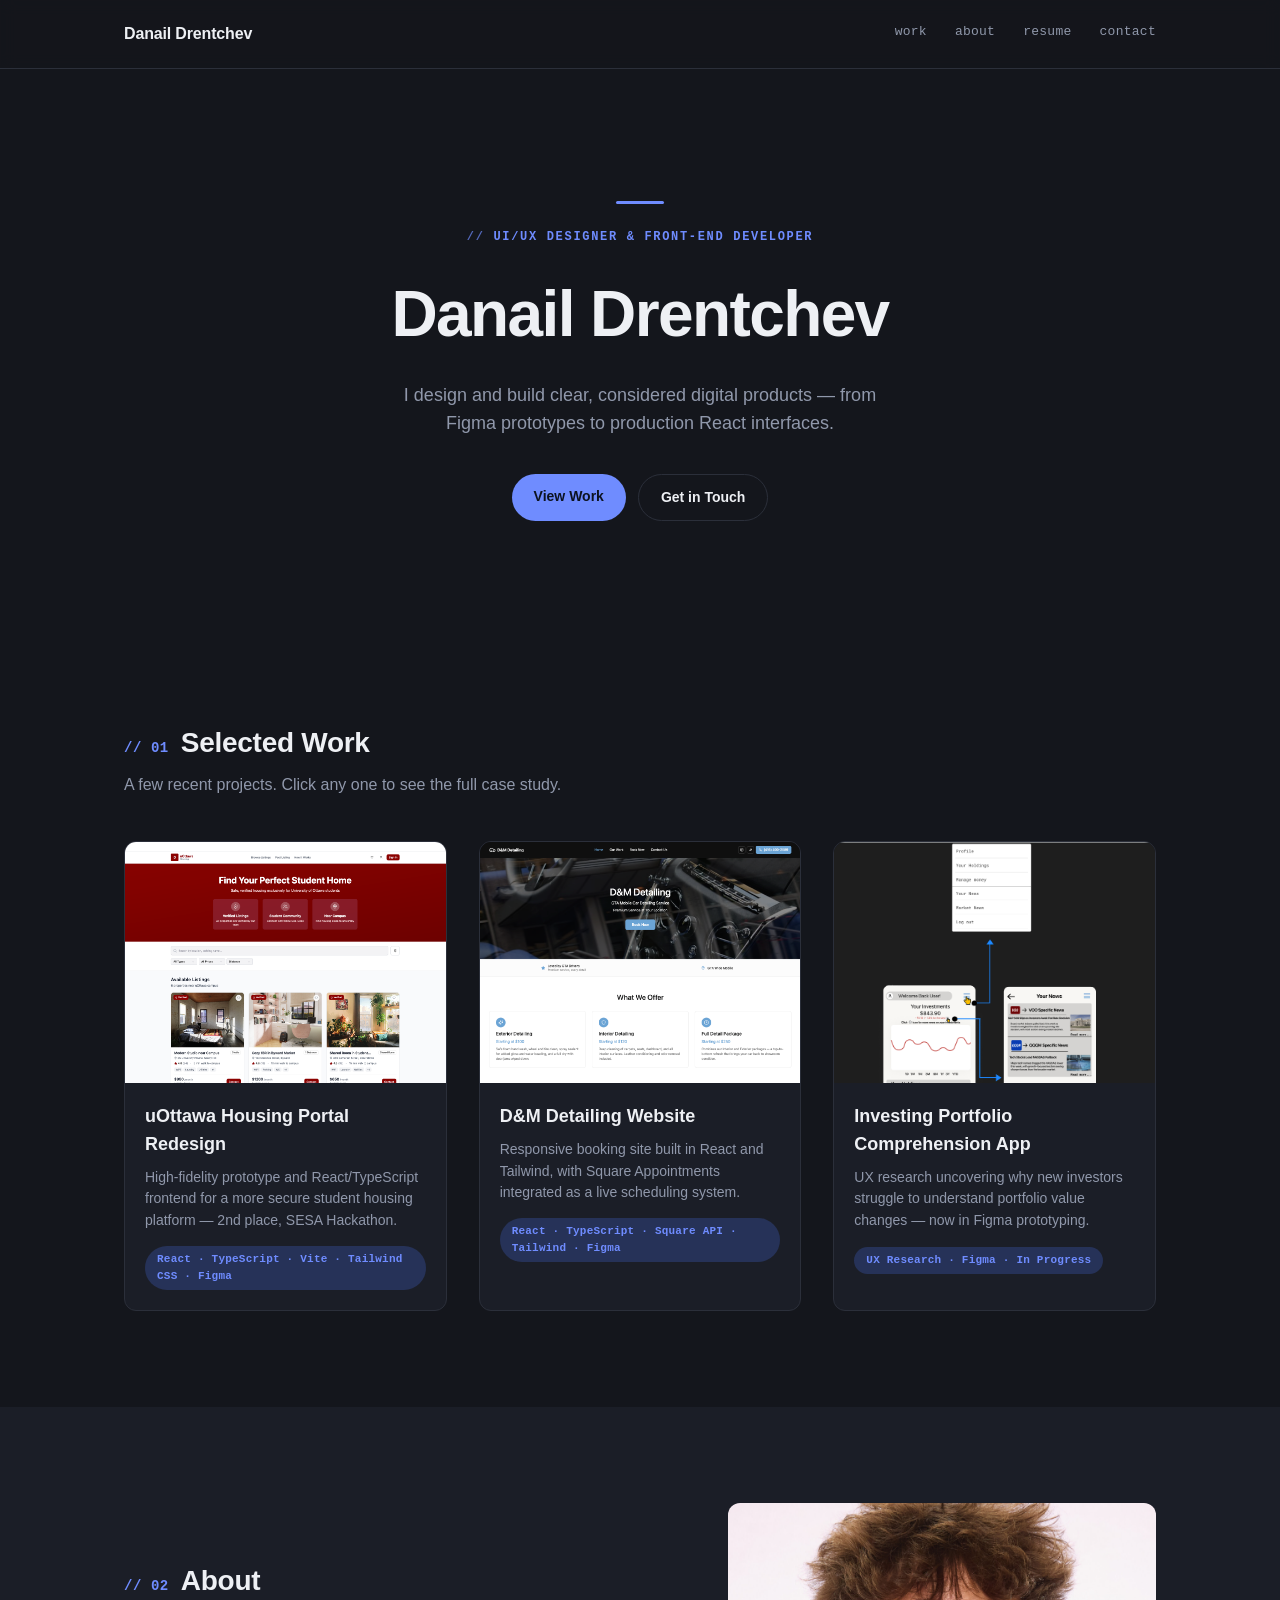
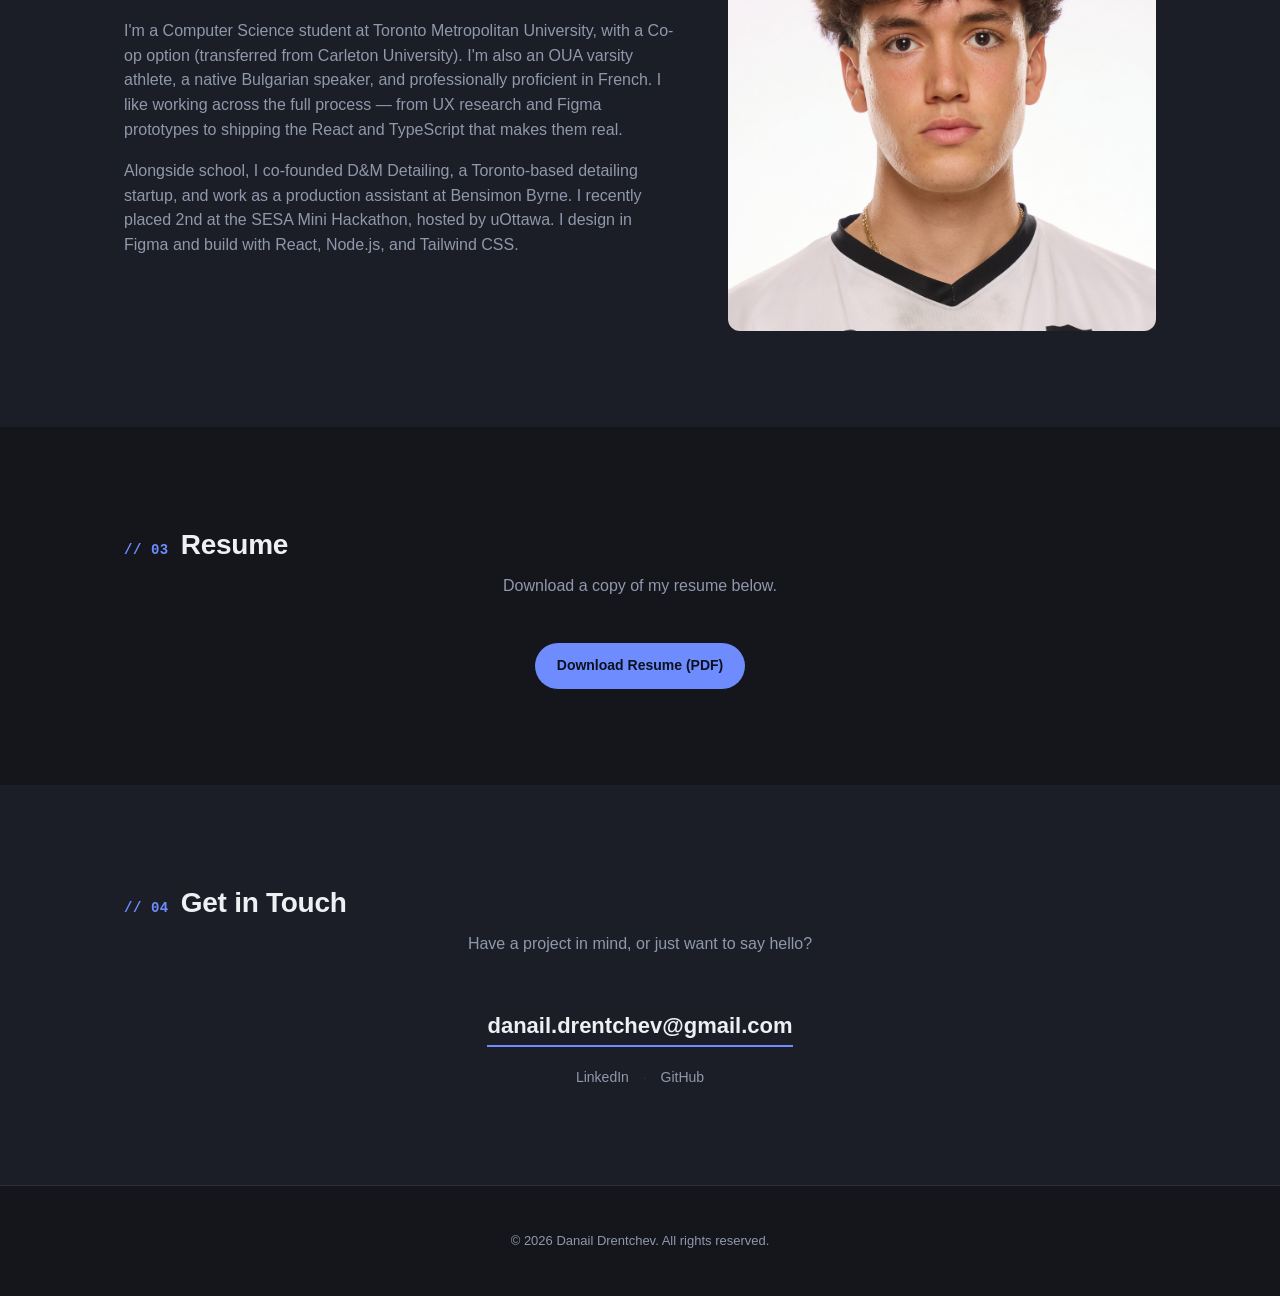
<file: index.html>
<!DOCTYPE html>
<html lang="en">
<head>
<meta charset="UTF-8">
<meta name="viewport" content="width=device-width, initial-scale=1.0">
<title>Danail Drentchev - UI/UX Designer</title>
<link rel="stylesheet" href="styles.css">
</head>
<body>

<header class="site-header">
  <div class="wrap header-inner">
    <a href="#top" class="logo">Danail Drentchev</a>
    <nav class="nav">
      <a href="#work">Work</a>
      <a href="#about">About</a>
      <a href="#resume">Resume</a>
      <a href="#contact">Contact</a>
    </nav>
  </div>
</header>

<main>

  <section id="top" class="hero">
    <div class="wrap">
      <p class="eyebrow">UI/UX Designer &amp; Front-End Developer</p>
      <h1>Danail Drentchev</h1>
      <p class="hero-sub">I design and build clear, considered digital products — from Figma prototypes to production React interfaces.</p>
      <div class="hero-actions">
        <a href="#work" class="btn btn-primary">View Work</a>
        <a href="#contact" class="btn btn-ghost">Get in Touch</a>
      </div>
    </div>
  </section>

  <section id="work" class="section">
    <div class="wrap">
      <h2 class="section-title">Selected Work</h2>
      <p class="section-sub">A few recent projects. Click any one to see the full case study.</p>

      <div class="grid grid-3">

        <a class="card" href="project-1.html" data-project="1">
          <div class="card-media placeholder">
            <img src="images/project-1.jpg" alt="uOttawa Housing Portal Redesign screenshot" onerror="this.parentElement.classList.add('is-empty')">
            <span class="placeholder-label">Replace with images/project-1.jpg</span>
          </div>
          <div class="card-body">
            <h3>uOttawa Housing Portal Redesign</h3>
            <p>High-fidelity prototype and React/TypeScript frontend for a more secure student housing platform — 2nd place, SESA Hackathon.</p>
            <span class="tag">React · TypeScript · Vite · Tailwind CSS · Figma</span>
          </div>
        </a>

        <a class="card" href="project-2.html" data-project="2">
          <div class="card-media placeholder">
            <img src="images/project-2.jpg" alt="D&amp;M Detailing website screenshot" onerror="this.parentElement.classList.add('is-empty')">
            <span class="placeholder-label">Replace with images/project-2.jpg</span>
          </div>
          <div class="card-body">
            <h3>D&amp;M Detailing Website</h3>
            <p>Responsive booking site built in React and Tailwind, with Square Appointments integrated as a live scheduling system.</p>
            <span class="tag">React · TypeScript · Square API · Tailwind · Figma</span>
          </div>
        </a>

        <a class="card" href="project-3.html" data-project="3">
          <div class="card-media placeholder">
            <img src="images/project-3-2.jpg" alt="Investing Portfolio Comprehension App screenshot" onerror="this.parentElement.classList.add('is-empty')">
            <span class="placeholder-label">Replace with images/project-3-2.jpg</span>
          </div>
          <div class="card-body">
            <h3>Investing Portfolio Comprehension App</h3>
            <p>UX research uncovering why new investors struggle to understand portfolio value changes — now in Figma prototyping.</p>
            <span class="tag">UX Research · Figma · In Progress</span>
          </div>
        </a>

      </div>
    </div>
  </section>

  <section id="about" class="section section-alt">
    <div class="wrap about-grid">
      <div>
        <h2 class="section-title">About</h2>
        <p>I'm a Computer Science student at Toronto Metropolitan University, with a Co-op option (transferred from Carleton University). I'm also an OUA varsity athlete, a native Bulgarian speaker, and professionally proficient in French. I like working across the full process — from UX research and Figma prototypes to shipping the React and TypeScript that makes them real.</p>
        <p>Alongside school, I co-founded D&amp;M Detailing, a Toronto-based detailing startup, and work as a production assistant at Bensimon Byrne. I recently placed 2nd at the SESA Mini Hackathon, hosted by uOttawa. I design in Figma and build with React, Node.js, and Tailwind CSS.</p>
      </div>
      <div class="about-photo placeholder">
        <img src="images/profile.jpg" alt="Danail Drentchev" onerror="this.parentElement.classList.add('is-empty')">
        <span class="placeholder-label">Replace with images/profile.jpg</span>
      </div>
    </div>
  </section>

  <section id="resume" class="section">
    <div class="wrap resume-block">
      <h2 class="section-title">Resume</h2>
      <p class="section-sub">Download a copy of my resume below.</p>
      <a href="resume/Danail_Drentchev_Resume.pdf" class="btn btn-primary" download>Download Resume (PDF)</a>
    </div>
  </section>

  <section id="contact" class="section section-alt">
    <div class="wrap contact-block">
      <h2 class="section-title">Get in Touch</h2>
      <p class="section-sub">Have a project in mind, or just want to say hello?</p>
      <a href="mailto:danail.drentchev@gmail.com" class="contact-email">danail.drentchev@gmail.com</a>
      <div class="contact-links">
        <a href="http://www.linkedin.com/in/danail-drentchev-b65039365" target="_blank" rel="noopener">LinkedIn</a>
        <span class="dot">·</span>
        <a href="https://github.com/ddrentch26" target="_blank" rel="noopener">GitHub</a>
      </div>
    </div>
  </section>

</main>

<footer class="site-footer">
  <div class="wrap">
    <p>&copy; <span id="year"></span> Danail Drentchev. All rights reserved.</p>
  </div>
</footer>

<script src="script.js"></script>
</body>
</html>
</file>
<file: styles.css>
:root {
  --bg: #14161c;
  --bg-alt: #1b1e27;
  --text: #eef0f4;
  --text-muted: #9098ab;
  --border: #2b2f3a;
  --accent: #6f8cff;
  --accent-dark: #8ba2ff;
  --accent-soft: #263258;
  --accent-ink: #0c1220;
  --radius: 12px;
  --max-width: 1080px;
  --font-mono: ui-monospace, SFMono-Regular, Menlo, Monaco, Consolas, "Liberation Mono", "Courier New", monospace;
}

* { box-sizing: border-box; }

html { scroll-behavior: smooth; }

body {
  margin: 0;
  font-family: -apple-system, BlinkMacSystemFont, "Segoe UI", Helvetica, Arial, sans-serif;
  color: var(--text);
  background: var(--bg);
  line-height: 1.55;
  counter-reset: section-counter;
}

.wrap {
  max-width: var(--max-width);
  margin: 0 auto;
  padding: 0 24px;
}

a { color: inherit; text-decoration: none; }

/* Header */
.site-header {
  position: sticky;
  top: 0;
  z-index: 20;
  background: rgba(20, 22, 28, 0.85);
  backdrop-filter: blur(8px);
  border-bottom: 1px solid var(--border);
}

.header-inner {
  display: flex;
  align-items: center;
  justify-content: space-between;
  height: 68px;
}

.logo {
  font-weight: 600;
  letter-spacing: -0.01em;
  font-size: 16px;
}

.nav { display: flex; gap: 28px; }

.nav a {
  position: relative;
  font-family: var(--font-mono);
  font-size: 13px;
  text-transform: lowercase;
  letter-spacing: 0.02em;
  color: var(--text-muted);
  transition: color 0.15s ease;
  padding-bottom: 4px;
}

.nav a::after {
  content: "";
  position: absolute;
  left: 0;
  right: 100%;
  bottom: 0;
  height: 2px;
  background: var(--accent);
  transition: right 0.2s ease;
}

.nav a:hover { color: var(--text); }
.nav a:hover::after { right: 0; }

/* Hero */
.hero {
  padding: 132px 0 104px;
  text-align: center;
  position: relative;
}

.hero::before {
  content: "";
  display: block;
  width: 48px;
  height: 3px;
  background: var(--accent);
  margin: 0 auto 24px;
  border-radius: 2px;
}

.eyebrow {
  text-transform: uppercase;
  letter-spacing: 0.14em;
  font-size: 12px;
  font-family: var(--font-mono);
  color: var(--accent);
  font-weight: 600;
  margin: 0 0 18px;
}

.eyebrow::before {
  content: "// ";
  opacity: 0.7;
}

.hero h1 {
  font-size: clamp(38px, 6vw, 64px);
  margin: 0 0 18px;
  letter-spacing: -0.025em;
  font-weight: 700;
}

.hero-sub {
  max-width: 520px;
  margin: 0 auto 36px;
  color: var(--text-muted);
  font-size: 18px;
}

.hero-actions {
  display: flex;
  gap: 12px;
  justify-content: center;
}

/* Buttons */
.btn {
  display: inline-block;
  padding: 12px 22px;
  border-radius: 999px;
  font-size: 14px;
  font-weight: 600;
  transition: transform 0.15s ease, opacity 0.15s ease;
}

.btn:hover { transform: translateY(-1px); }

.btn-primary {
  background: var(--accent);
  color: var(--accent-ink);
}

.btn-primary:hover {
  background: var(--accent-dark);
  opacity: 1;
}

.btn-ghost {
  border: 1px solid var(--border);
  color: var(--text);
}

.btn-ghost:hover { background: var(--bg-alt); }

/* Sections */
.section {
  padding: 96px 0;
}

.section-alt { background: var(--bg-alt); }

.section-title {
  counter-increment: section-counter;
  display: flex;
  align-items: baseline;
  gap: 12px;
  font-size: 28px;
  margin: 0 0 8px;
  letter-spacing: -0.01em;
}

.section-title::before {
  content: "// " counter(section-counter, decimal-leading-zero);
  font-family: var(--font-mono);
  font-size: 14px;
  font-weight: 700;
  letter-spacing: 0.04em;
  color: var(--accent);
}

.section-sub {
  color: var(--text-muted);
  margin: 0 0 44px;
  font-size: 16px;
}

/* Project grid */
.grid {
  display: grid;
  grid-template-columns: repeat(2, 1fr);
  gap: 32px;
}

.grid-3 {
  grid-template-columns: repeat(3, 1fr);
}

.card {
  display: block;
  background: var(--bg-alt);
  border: 1px solid var(--border);
  border-radius: var(--radius);
  overflow: hidden;
  transition: box-shadow 0.2s ease, transform 0.2s ease;
}

.card:hover {
  box-shadow: 0 16px 36px rgba(0, 0, 0, 0.45);
  transform: translateY(-3px);
  border-color: var(--accent);
}

.card-media {
  position: relative;
  aspect-ratio: 4 / 3;
  background: var(--bg-alt);
  cursor: pointer;
  overflow: hidden;
}

.card-media img {
  width: 100%;
  height: 100%;
  object-fit: cover;
  object-position: top center;
  display: block;
}

.card-media.is-empty img { display: none; }

.placeholder-label {
  display: none;
  position: absolute;
  inset: 0;
  align-items: center;
  justify-content: center;
  text-align: center;
  padding: 16px;
  font-size: 12px;
  color: var(--text-muted);
  background:
    repeating-linear-gradient(45deg, #1b1e27, #1b1e27 10px, #21242f 10px, #21242f 20px);
}

.card-media.is-empty .placeholder-label { display: flex; }

.card-body { padding: 20px; }

.card-body h3 {
  margin: 0 0 8px;
  font-size: 18px;
}

.card-body p {
  margin: 0 0 14px;
  color: var(--text-muted);
  font-size: 14px;
}

.tag {
  display: inline-block;
  font-family: var(--font-mono);
  font-size: 11px;
  letter-spacing: 0.02em;
  color: var(--accent);
  font-weight: 600;
  background: var(--accent-soft);
  padding: 5px 12px;
  border-radius: 999px;
}

/* About */
.about-grid {
  display: grid;
  grid-template-columns: 1.3fr 1fr;
  gap: 48px;
  align-items: center;
}

.about-grid p {
  color: var(--text-muted);
  font-size: 16px;
}

.about-photo {
  aspect-ratio: 1;
  border-radius: var(--radius);
  overflow: hidden;
  position: relative;
  background: var(--bg-alt);
}

.about-photo img {
  width: 100%;
  height: 100%;
  object-fit: cover;
  display: block;
}

.about-photo.is-empty img { display: none; }
.about-photo .placeholder-label {
  background: repeating-linear-gradient(45deg, #1b1e27, #1b1e27 10px, #21242f 10px, #21242f 20px);
}
.about-photo.is-empty .placeholder-label { display: flex; }

/* Resume */
.resume-block, .contact-block {
  text-align: center;
}

.hint {
  margin-top: 14px;
  font-size: 13px;
  color: var(--text-muted);
}

.hint code {
  background: var(--bg-alt);
  padding: 2px 6px;
  border-radius: 4px;
  font-size: 12px;
}

/* Contact */
.contact-email {
  display: inline-block;
  margin-top: 8px;
  font-size: 22px;
  font-weight: 600;
  border-bottom: 2px solid var(--accent);
  padding-bottom: 2px;
}

.contact-links {
  margin-top: 20px;
  font-size: 14px;
  color: var(--text-muted);
}

.contact-links a {
  color: var(--text-muted);
  transition: color 0.15s ease;
}

.contact-links a:hover { color: var(--text); }

.contact-links .dot {
  margin: 0 10px;
  color: var(--border);
}

/* Footer */
.site-footer {
  padding: 32px 0;
  text-align: center;
  color: var(--text-muted);
  font-size: 13px;
  border-top: 1px solid var(--border);
}

/* Lightbox */
.lightbox {
  position: fixed;
  inset: 0;
  background: rgba(15, 18, 27, 0.93);
  display: none;
  align-items: center;
  justify-content: center;
  z-index: 100;
  padding: 40px;
}

.lightbox.is-open { display: flex; }

.lightbox img {
  max-width: 100%;
  max-height: 100%;
  border-radius: 6px;
}

.lightbox-close {
  position: absolute;
  top: 24px;
  right: 32px;
  background: none;
  border: none;
  color: #fff;
  font-size: 32px;
  cursor: pointer;
  line-height: 1;
}

/* Case study pages */
.project-page-header {
  padding: 56px 0 40px;
}

.back-link {
  display: inline-flex;
  align-items: center;
  gap: 6px;
  color: var(--text-muted);
  font-size: 14px;
  margin-bottom: 28px;
  transition: color 0.15s ease;
}

.back-link:hover { color: var(--text); }

.project-title {
  font-size: clamp(28px, 5vw, 42px);
  margin: 0 0 14px;
  letter-spacing: -0.02em;
}

.project-intro {
  max-width: 640px;
  color: var(--text-muted);
  font-size: 17px;
  margin: 0 0 32px;
}

.project-meta {
  display: flex;
  flex-wrap: wrap;
  gap: 32px;
  padding: 24px 0;
  border-top: 1px solid var(--border);
  border-bottom: 1px solid var(--border);
}

.project-meta .meta-item .label {
  font-family: var(--font-mono);
  font-size: 11px;
  text-transform: uppercase;
  letter-spacing: 0.06em;
  color: var(--text-muted);
  margin-bottom: 6px;
}

.project-meta .meta-item .value {
  font-size: 14px;
  font-weight: 600;
  max-width: 320px;
}

.project-body {
  padding: 48px 0 8px;
}

.project-body p {
  max-width: 680px;
  color: var(--text-muted);
  font-size: 16px;
  margin: 0 0 20px;
}

.hmw-list {
  max-width: 680px;
  margin: 0 0 20px;
  padding-left: 20px;
  color: var(--text-muted);
  font-size: 16px;
}

.hmw-list li {
  margin-bottom: 10px;
  line-height: 1.55;
}

.hmw-list li::marker {
  color: var(--accent);
  font-weight: 700;
}

.project-links {
  display: flex;
  gap: 12px;
  margin: 28px 0 8px;
}

.project-gallery {
  padding: 24px 0 88px;
}

.gallery-more {
  margin: 8px 0 0;
  text-align: center;
  font-size: 14px;
  font-style: italic;
  color: var(--text-muted);
}

.shot-row {
  display: grid;
  grid-template-columns: minmax(0, 3fr) minmax(0, 2fr);
  gap: 32px;
  align-items: start;
  margin-bottom: 40px;
}

.shot {
  position: relative;
  border-radius: var(--radius);
  overflow: hidden;
  border: 1px solid var(--border);
  background: var(--bg-alt);
  cursor: pointer;
}

.shot img {
  width: 100%;
  height: auto;
  display: block;
}

.shot-notes {
  padding: 4px 0 4px 20px;
  border-left: 2px solid var(--accent-soft);
}

.shot-notes .note-label {
  display: block;
  font-family: var(--font-mono);
  font-size: 11px;
  text-transform: uppercase;
  letter-spacing: 0.08em;
  color: var(--accent);
  font-weight: 700;
  margin-bottom: 8px;
}

.shot-notes p {
  margin: 0;
  font-size: 14px;
  color: var(--text-muted);
  line-height: 1.6;
}

.shot-notes .note-list {
  margin: 0;
  padding-left: 16px;
  font-size: 14px;
  color: var(--text-muted);
  line-height: 1.6;
}

.shot-notes .note-list li {
  margin-bottom: 8px;
}

.shot-notes .note-list li:last-child {
  margin-bottom: 0;
}

.shot-notes .note-list li::marker {
  color: var(--accent);
}

.shot-notes p strong {
  color: var(--text);
  font-weight: 700;
}

.shot.is-empty {
  aspect-ratio: 16 / 10;
  cursor: default;
}

.shot.is-empty img { display: none; }
.shot.is-empty .placeholder-label { display: flex; }

.project-footer-nav {
  display: flex;
  align-items: center;
  justify-content: space-between;
  padding-top: 32px;
  margin-bottom: 88px;
  border-top: 1px solid var(--border);
}

.project-footer-nav .back-link { margin-bottom: 0; }

/* Responsive */
@media (max-width: 900px) {
  .grid-3 { grid-template-columns: repeat(2, 1fr); }
}

@media (max-width: 760px) {
  .nav { gap: 16px; }
  .grid { grid-template-columns: 1fr; }
  .about-grid { grid-template-columns: 1fr; }
  .hero { padding: 88px 0 64px; }
  .shot-row { grid-template-columns: 1fr; }
  .shot-notes {
    padding: 0 0 0 16px;
    margin-top: -8px;
  }
}
</file>
